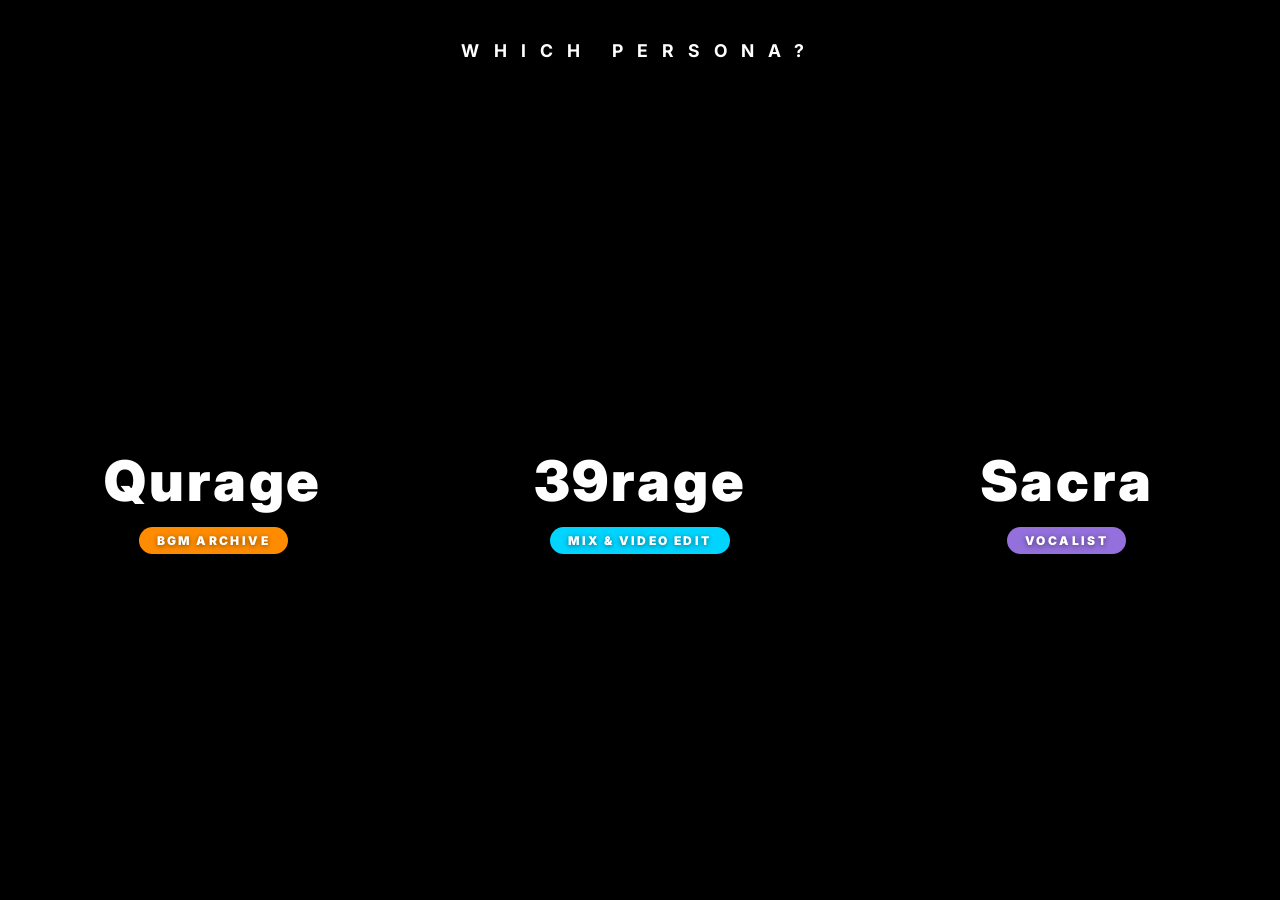
<file: index.html>
<!DOCTYPE html>
<html lang="ja">
<head>
    <meta charset="UTF-8">
    <meta name="viewport" content="width=device-width, initial-scale=1.0, maximum-scale=1.0, user-scalable=no">
    <title>Portal Page</title>
    <link rel="icon" href="https://fromtheasia.com/wp-content/uploads/6410224d7e21cc6e2a9eb0cf659e7eb4.png" type="image/png">
    <link href="https://fonts.googleapis.com/css2?family=Inter:wght@400;700;900&family=Noto+Sans+JP:wght@400;700&display=swap" rel="stylesheet">
    <style>
        :root {
            --qurage-main: #ff8c00;
            --sakurage-main: #00d4ff;
            --sacra-main: #9370db;
        }

        * { box-sizing: border-box; margin: 0; padding: 0; }
        
        /* 画面からはみ出さないための絶対条件 */
        html, body {
            height: 100%;
            width: 100%;
            margin: 0;
            overflow: hidden; 
            background-color: #000;
            color: #fff;
            font-family: 'Inter', 'Noto Sans JP', sans-serif;
            display: flex;
            flex-direction: column;
        }

        /* タイトルエリア：PCは浮かせ、スマホは上部に固定 */
        .title-area {
            text-align: center;
            padding: 40px 20px;
            width: 100%;
            z-index: 10;
            pointer-events: none;
            background: linear-gradient(to bottom, rgba(0,0,0,0.8), transparent);
        }
        .title-area h1 {
            font-size: 1.1rem;
            font-weight: 700;
            letter-spacing: 0.8em;
            text-transform: uppercase;
            text-shadow: 0 0 20px rgba(0,0,0,1);
        }

        /* コンテナを100%の高さで3分割 */
        .select-container {
            display: flex;
            width: 100%;
            flex: 1; /* 残りの高さをすべて使う */
            position: relative;
            z-index: 1;
        }

        .panel {
            flex: 1;
            display: flex;
            flex-direction: column;
            justify-content: center;
            align-items: center;
            text-decoration: none;
            position: relative;
            overflow: hidden;
            transition: all 0.8s cubic-bezier(0.23, 1, 0.32, 1);
        }

        .panel-bg {
            position: absolute;
            inset: 0;
            background-size: cover !important;
            background-position: center !important;
            transition: transform 1.5s ease;
            z-index: 1;
        }

        .panel-overlay {
            position: absolute;
            inset: 0;
            background: rgba(0, 0, 0, 0.65); /* 暗めにして文字を浮き立たせる */
            backdrop-filter: blur(8px);
            -webkit-backdrop-filter: blur(8px);
            transition: all 0.7s ease;
            z-index: 2;
        }

        /* ホバー：PCのみ */
        @media (min-width: 769px) {
            .panel:hover { flex: 2; }
            .panel:hover .panel-bg { transform: scale(1.1); }
            .panel:hover .panel-overlay { background: rgba(0, 0, 0, 0.2); backdrop-filter: blur(0px); }
        }

        .panel-content {
            position: relative;
            z-index: 3;
            text-align: center;
            width: 100%;
            padding: 20px;
        }

        .name {
            font-size: clamp(1.8rem, 5vw, 3.5rem);
            font-weight: 900;
            letter-spacing: 0.05em;
            margin-bottom: 12px;
            color: #ffffff;
            /* 文字周りの影を強くして視認性UP */
            text-shadow: 0 0 20px rgba(0,0,0,1), 0 0 10px rgba(0,0,0,1);
        }

        .desc {
            display: inline-block;
            font-size: 0.75rem;
            letter-spacing: 0.2em;
            font-weight: 900;
            padding: 6px 18px;
            border-radius: 50px;
            color: #fff;
            text-shadow: 0 1px 5px rgba(0,0,0,0.5);
        }

        /* 各名義のカラー */
        .panel.qurage .desc { background-color: var(--qurage-main); }
        .panel.sakurage .desc { background-color: var(--sakurage-main); }
        .panel.sakura .desc { background-color: var(--sacra-main); }

        /* 背景画像 */
        .panel.qurage .panel-bg { background: url('https://fromtheasia.com/wp-content/uploads/NCG292.jpg'); }
        .panel.sakurage .panel-bg { background: url('https://64.media.tumblr.com/3798e5568544434743b7bc635c4b539a/tumblr_pd6q45nJAl1xci1k0o1_1280.png'); }
        .panel.sakura .panel-bg { background: url('https://fromtheasia.com/wp-content/uploads/NCG144.jpg'); }

        /* スマホ専用修正：縦に3等分して1画面に収める */
        @media (max-width: 768px) {
            .select-container { flex-direction: column; }
            .panel { 
                border-bottom: 1px solid rgba(255,255,255,0.1);
                /* Sacra（一番下）が隠れないように調整 */
                padding-bottom: env(safe-area-inset-bottom);
            }
            .title-area { 
                position: relative; 
                padding: 30px 10px 10px; 
                background: #000;
            }
            .title-area h1 { font-size: 0.8rem; letter-spacing: 0.3em; }
            .name { font-size: 1.8rem; margin-bottom: 5px; }
            .desc { font-size: 0.6rem; padding: 4px 15px; }
            .panel-overlay { backdrop-filter: blur(4px); -webkit-backdrop-filter: blur(4px); }
        }
    </style>
</head>
<body>

    <div class="title-area">
        <h1>WHICH PERSONA?</h1>
    </div>

    <div class="select-container">
        <!-- Qurage -->
        <a href="qurage/index.html" class="panel qurage" target="_blank" rel="noopener noreferrer">
            <div class="panel-bg"></div>
            <div class="panel-overlay"></div>
            <div class="panel-content">
                <div class="name">Qurage</div>
                <div class="desc">BGM ARCHIVE</div>
            </div>
        </a>

        <!-- 39rage -->
        <a href="39rage/index.html" class="panel sakurage" target="_blank" rel="noopener noreferrer">
            <div class="panel-bg"></div>
            <div class="panel-overlay"></div>
            <div class="panel-content">
                <div class="name">39rage</div>
                <div class="desc">MIX & VIDEO EDIT</div>
            </div>
        </a>

        <!-- Sacra -->
        <a href="https://3939-sacra.carrd.co/" class="panel sakura" target="_blank" rel="noopener noreferrer">
            <div class="panel-bg"></div>
            <div class="panel-overlay"></div>
            <div class="panel-content">
                <div class="name">Sacra</div>
                <div class="desc">VOCALIST</div>
            </div>
        </a>
    </div>

</body>
</html>
</file>
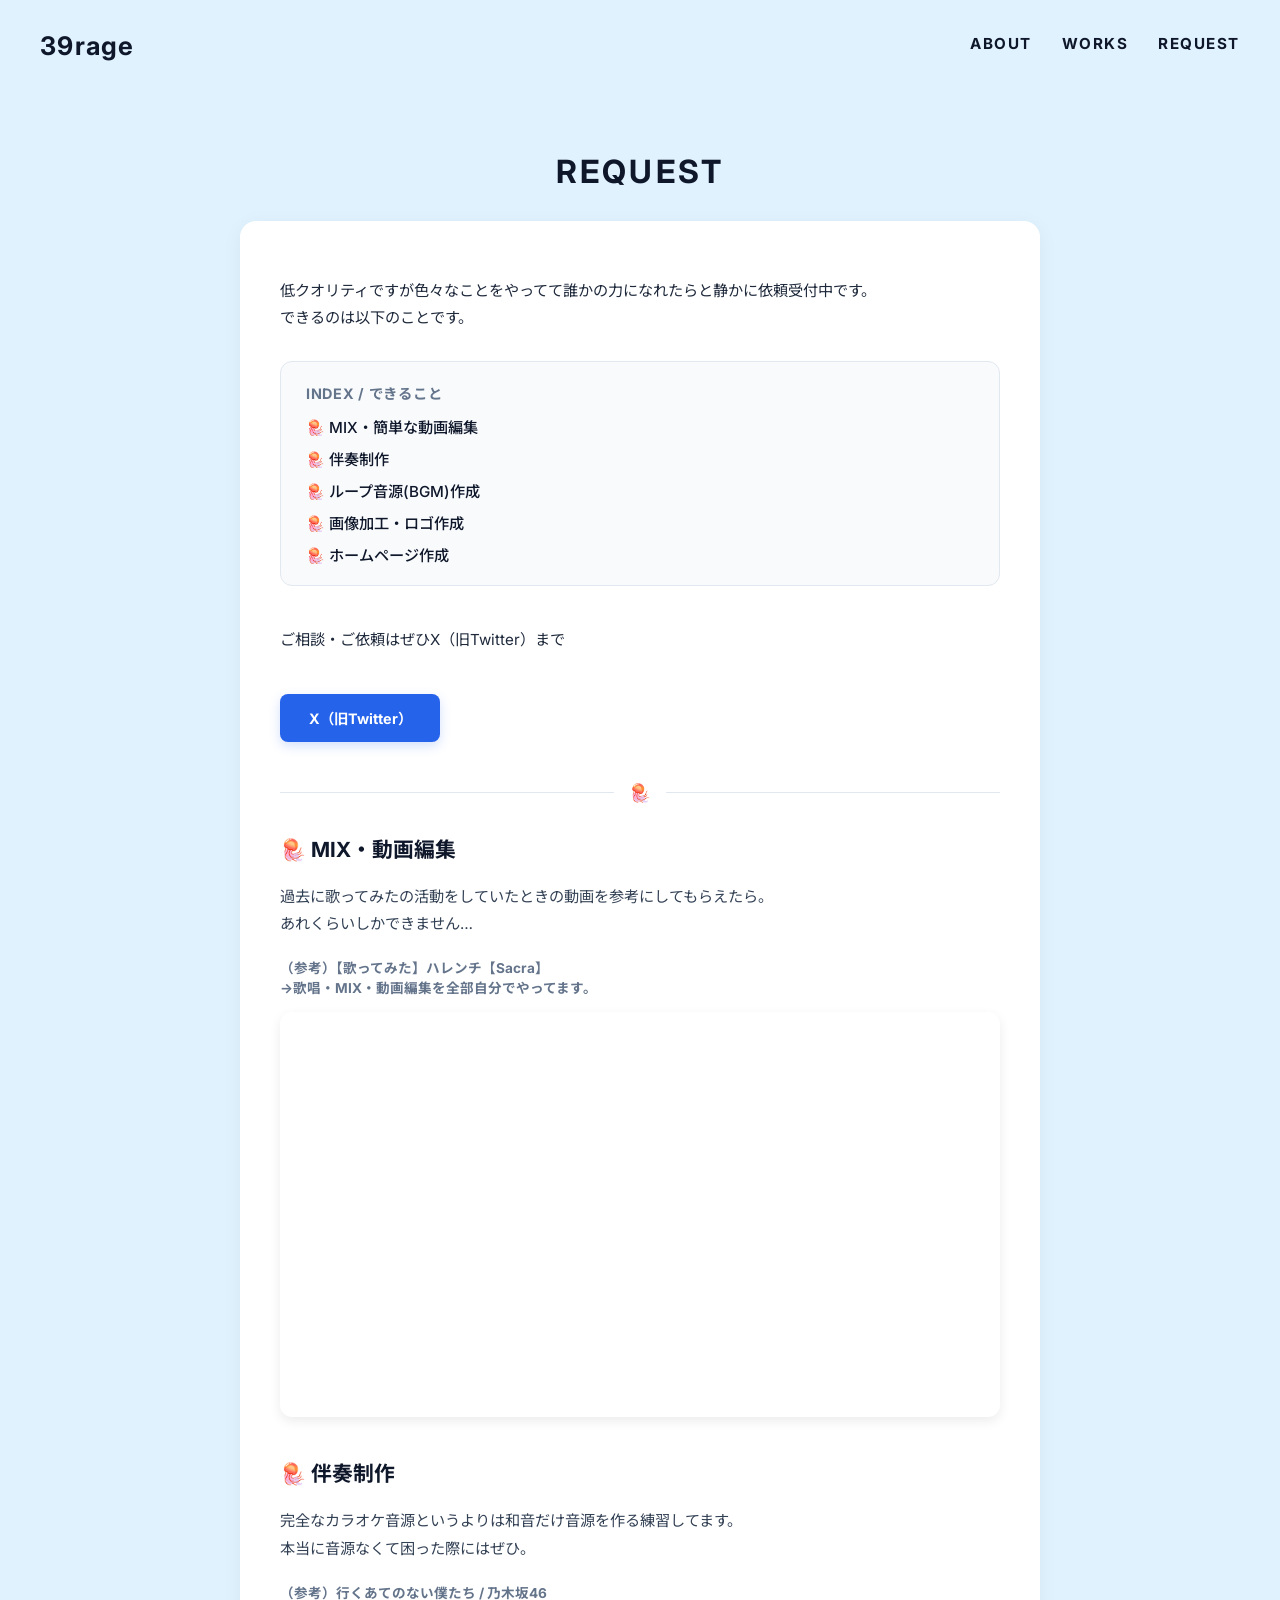
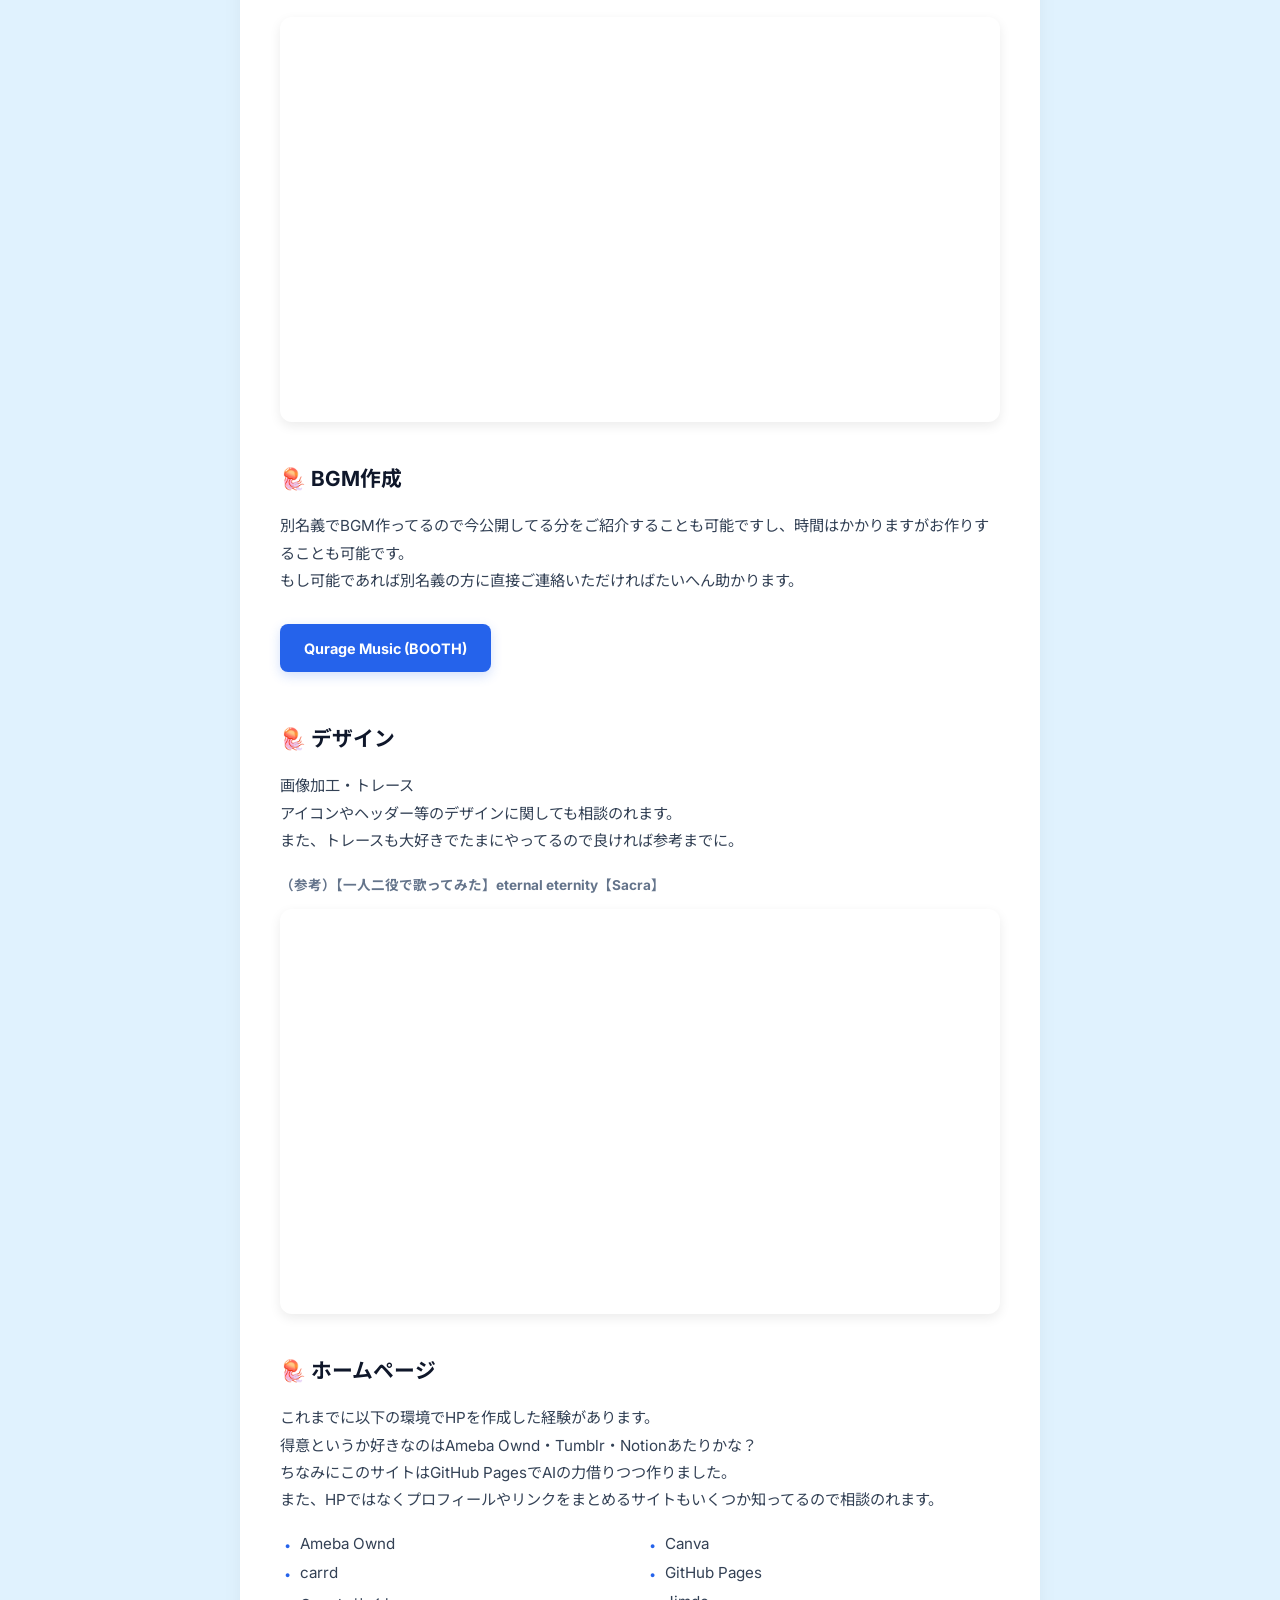
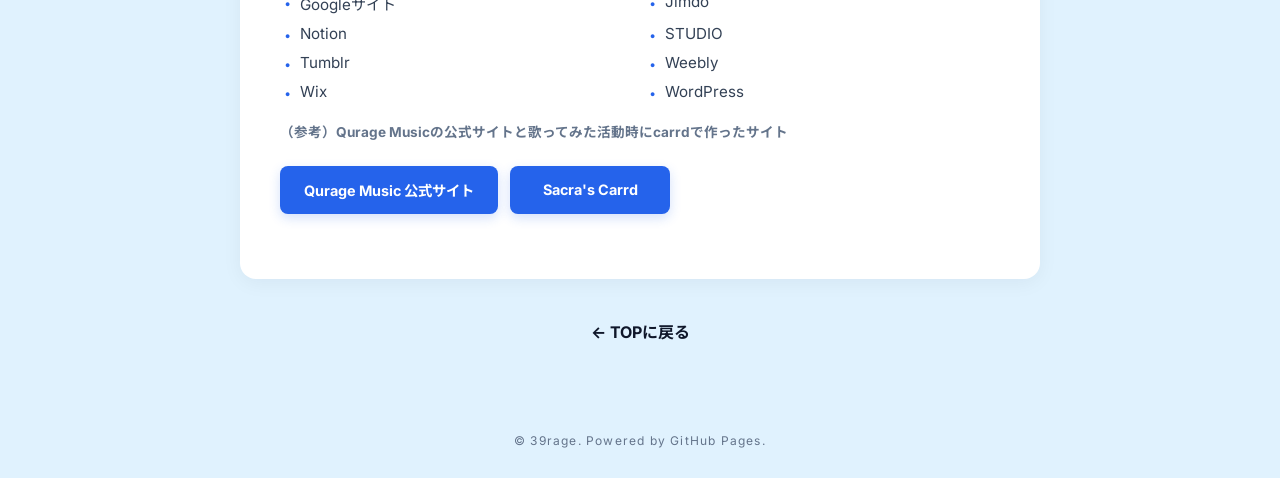
<file: request.html>
<!DOCTYPE html>
<html lang="ja">
<head>
    <meta charset="UTF-8">
    <meta name="viewport" content="width=device-width, initial-scale=1.0">
    <title>REQUEST - 39rage</title>
    <link rel="icon" href="https://64.media.tumblr.com/3798e5568544434743b7bc635c4b539a/tumblr_pd6q45nJAl1xci1k0o1_1280.png" type="image/png">
    <link href="https://fonts.googleapis.com/css2?family=Inter:wght@400;700&family=Noto+Sans+JP:wght@400;700&display=swap" rel="stylesheet">
    <style>
        body {
            margin: 0; padding: 0;
            background-color: #e0f2fe; color: #0f172a;
            font-family: 'Inter', 'Noto Sans JP', sans-serif;
            min-height: 100vh; display: flex; flex-direction: column;
        }

        /* 共通ヘッダー */
        header {
            width: 100%; max-width: 1400px;
            margin: 0 auto; padding: 30px 40px;
            box-sizing: border-box;
            display: flex; justify-content: space-between; align-items: center;
            z-index: 100; position: relative;
        }
        .header-logo {
            color: #0f172a; text-decoration: none;
            font-size: 1.6rem; font-weight: 700;
            letter-spacing: 0.05em; transition: opacity 0.2s;
        }
        .header-logo:hover { opacity: 0.7; }
        .nav-links { display: flex; gap: 30px; }
        .nav-btn {
            color: #0f172a; text-decoration: none; font-weight: 700;
            font-size: 0.95rem; letter-spacing: 0.1em; position: relative; padding-bottom: 4px;
        }
        .nav-btn::after {
            content: ''; position: absolute; width: 100%; transform: scaleX(0);
            height: 2px; bottom: 0; left: 0; background-color: #0f172a;
            transform-origin: bottom right; transition: transform 0.25s ease-out;
        }
        .nav-btn:hover::after { transform: scaleX(1); transform-origin: bottom left; }

        .menu-toggle {
            display: none; flex-direction: column; gap: 6px;
            background: none; border: none; cursor: pointer; padding: 0;
        }
        .menu-toggle span { display: block; width: 25px; height: 3px; background-color: #0f172a; transition: all 0.3s ease; }

        /* コンテンツエリア */
        .container { flex: 1; width: 90%; max-width: 800px; margin: 0 auto; padding: 40px 0 60px 0; text-align: center; }
        h1 { font-size: 2rem; margin-bottom: 30px; letter-spacing: 0.1em; font-weight: 700; }
        
        .content { 
            background: #ffffff; padding: 40px; border-radius: 16px; 
            text-align: left; box-shadow: 0 4px 20px rgba(15, 23, 42, 0.05); 
        }
        
        .intro-text { line-height: 1.8; font-size: 0.95rem; margin-bottom: 30px; color: #1e293b; }

        .toc-box {
            background-color: #f8fafc; border: 1px solid #e2e8f0;
            padding: 20px 25px; border-radius: 12px; margin-bottom: 40px;
        }
        .toc-title { font-weight: 700; font-size: 0.9rem; color: #64748b; margin-bottom: 12px; letter-spacing: 0.05em; }
        .toc-list { list-style: none; padding: 0; margin: 0; display: flex; flex-direction: column; gap: 10px; }
        .toc-item a {
            color: #0f172a; text-decoration: none; font-size: 0.95rem; font-weight: 500;
            display: inline-flex; align-items: center; gap: 8px; transition: color 0.2s;
        }
        .toc-item a:hover { color: #3b82f6; }

        /* 🟦 青いボタンのスタイル修正（高さを揃える設定を追加） */
        .btn-blue {
            display: inline-flex; align-items: center; justify-content: center;
            background-color: #2563eb; color: #ffffff !important;
            text-decoration: none; font-weight: 700; font-size: 0.9rem;
            padding: 0 24px; border-radius: 8px; margin: 10px 0;
            height: 48px; /* ★高さを48pxで固定 */
            min-width: 160px; /* ★極端に短いボタンにならないよう最小幅を設定 */
            box-sizing: border-box;
            box-shadow: 0 4px 12px rgba(37, 99, 235, 0.2); transition: all 0.2s ease;
        }
        .btn-blue:hover { background-color: #1d4ed8; transform: translateY(-1px); box-shadow: 0 6px 16px rgba(37, 99, 235, 0.3); }

        .btn-group { display: flex; flex-wrap: wrap; gap: 12px; margin: 15px 0; align-items: flex-start; }

        .section-divider { border: none; height: 1px; background: #e2e8f0; margin: 40px 0; position: relative; }
        .section-divider::after {
            content: '🪼'; position: absolute; top: 50%; left: 50%;
            transform: translate(-50%, -50%); background: #ffffff; padding: 0 15px; color: #cbd5e1; font-size: 1.1rem;
        }

        .section-title { 
            font-size: 1.3rem; color: #0f172a; font-weight: 700;
            margin-top: 40px; margin-bottom: 20px;
            display: flex; align-items: center; gap: 10px;
            scroll-margin-top: 100px;
        }
        .section-desc { line-height: 1.8; font-size: 0.95rem; color: #334155; margin-bottom: 20px; }
        .sub-info { font-size: 0.85rem; color: #64748b; margin-top: 5px; margin-bottom: 15px; font-weight: bold; }

        .hp-list { list-style-type: none; padding-left: 0; display: grid; grid-template-columns: repeat(2, 1fr); gap: 10px; margin: 20px 0; }
        .hp-list li { position: relative; padding-left: 20px; font-size: 0.95rem; color: #334155; }
        .hp-list li::before { content: "・"; position: absolute; left: 0; color: #2563eb; font-weight: bold; }

        .video-container {
            position: relative; width: 100%; padding-top: 56.25%;
            margin-top: 15px; margin-bottom: 15px; border-radius: 12px; overflow: hidden;
            box-shadow: 0 4px 12px rgba(0,0,0,0.08);
        }
        .video-container iframe { position: absolute; top: 0; left: 0; width: 100%; height: 100%; border: 0; }

        .back-btn { display: inline-block; margin-top: 40px; color: #0f172a; font-weight: bold; text-decoration: none; transition: opacity 0.2s; }
        .back-btn:hover { opacity: 0.7; }

        footer { padding: 30px 40px; text-align: center; font-size: 0.75rem; color: #64748b; letter-spacing: 0.1em; }

        @media (max-width: 768px) {
            header { padding: 25px 20px; }
            .menu-toggle { display: flex; }
            .nav-links {
                display: none; flex-direction: column; gap: 20px; position: absolute;
                top: 80px; left: 0; width: 100%; background-color: #e0f2fe;
                padding: 20px 0; text-align: center; box-shadow: 0 10px 15px rgba(0,0,0,0.05);
            }
            .nav-links.active { display: flex; }
            .content { padding: 25px 20px; }
            .hp-list { grid-template-columns: 1fr; }
        }
    </style>
</head>
<body>

    <header>
        <a href="index.html" class="header-logo">39rage</a>
        <button class="menu-toggle" id="menuToggle">
            <span></span><span></span><span></span>
        </button>
        <nav class="nav-links" id="navLinks">
            <a href="about.html" class="nav-btn">ABOUT</a>
            <a href="works.html" class="nav-btn">WORKS</a>
            <a href="request.html" class="nav-btn">REQUEST</a>
        </nav>
    </header>

    <div class="container">
        <h1>REQUEST</h1>
        
        <div class="content">
            <p class="intro-text">
                低クオリティですが色々なことをやってて誰かの力になれたらと静かに依頼受付中です。<br>
                できるのは以下のことです。
            </p>

            <div class="toc-box">
                <div class="toc-title">INDEX / できること</div>
                <ul class="toc-list">
                    <li class="toc-item"><a href="#mix-video">🪼 MIX・簡単な動画編集</a></li>
                    <li class="toc-item"><a href="#music">🪼 伴奏制作</a></li>
                    <li class="toc-item"><a href="#bgm">🪼 ループ音源(BGM)作成</a></li>
                    <li class="toc-item"><a href="#design">🪼 画像加工・ロゴ作成</a></li>
                    <li class="toc-item"><a href="#hp">🪼 ホームページ作成</a></li>
                </ul>
            </div>

            <p class="intro-text">ご相談・ご依頼はぜひX（旧Twitter）まで</p>
            <div class="btn-group">
                <a href="https://x.com/39rage" class="btn-blue" target="_blank" rel="noopener noreferrer">X（旧Twitter）</a>
            </div>

            <div class="section-divider"></div>

            <h2 class="section-title" id="mix-video">🪼 MIX・動画編集</h2>
            <p class="section-desc">
                過去に歌ってみたの活動をしていたときの動画を参考にしてもらえたら。<br>
                あれくらいしかできません…
            </p>
            <p class="sub-info">（参考）【歌ってみた】ハレンチ【Sacra】<br>→歌唱・MIX・動画編集を全部自分でやってます。</p>
            <div class="video-container">
                <iframe src="https://www.youtube.com/embed/xU6sjM8lgjk" title="YouTube video player" allow="accelerometer; autoplay; clipboard-write; encrypted-media; gyroscope; picture-in-picture; web-share" allowfullscreen></iframe>
            </div>

            <h2 class="section-title" id="music">🪼 伴奏制作</h2>
            <p class="section-desc">
                完全なカラオケ音源というよりは和音だけ音源を作る練習してます。<br>
                本当に音源なくて困った際にはぜひ。
            </p>
            <p class="sub-info">（参考）行くあてのない僕たち / 乃木坂46</p>
            <div class="video-container">
                <iframe src="https://www.youtube.com/embed/mj2s4P-2QpE" title="YouTube video player" allow="accelerometer; autoplay; clipboard-write; encrypted-media; gyroscope; picture-in-picture; web-share" allowfullscreen></iframe>
            </div>

            <h2 class="section-title" id="bgm">🪼 BGM作成</h2>
            <p class="section-desc">
                別名義でBGM作ってるので今公開してる分をご紹介することも可能ですし、時間はかかりますがお作りすることも可能です。<br>
                もし可能であれば別名義の方に直接ご連絡いただければたいへん助かります。
            </p>
            <div class="btn-group">
                <a href="https://casbgcasbg.booth.pm/" class="btn-blue" target="_blank" rel="noopener noreferrer">Qurage Music (BOOTH)</a>
            </div>

            <h2 class="section-title" id="design">🪼 デザイン</h2>
            <p class="section-desc">
                画像加工・トレース<br>
                アイコンやヘッダー等のデザインに関しても相談のれます。<br>
                また、トレースも大好きでたまにやってるので良ければ参考までに。
            </p>
            <p class="sub-info">（参考）【一人二役で歌ってみた】eternal eternity【Sacra】</p>
            <div class="video-container">
                <iframe src="https://www.youtube.com/embed/FRVNqj94sp8" title="YouTube video player" allow="accelerometer; autoplay; clipboard-write; encrypted-media; gyroscope; picture-in-picture; web-share" allowfullscreen></iframe>
            </div>

            <h2 class="section-title" id="hp">🪼 ホームページ</h2>
            <p class="section-desc">
                これまでに以下の環境でHPを作成した経験があります。<br>
                得意というか好きなのはAmeba Ownd・Tumblr・Notionあたりかな？<br>
                ちなみにこのサイトはGitHub PagesでAIの力借りつつ作りました。<br>
                また、HPではなくプロフィールやリンクをまとめるサイトもいくつか知ってるので相談のれます。
            </p>
            
            <ul class="hp-list">
                <li>Ameba Ownd</li>
                <li>Canva</li>
                <li>carrd</li>
                <li>GitHub Pages</li>
                <li>Googleサイト</li>
                <li>Jimdo</li>
                <li>Notion</li>
                <li>STUDIO</li>
                <li>Tumblr</li>
                <li>Weebly</li>
                <li>Wix</li>
                <li>WordPress</li>
            </ul>

            <p class="sub-info">（参考）Qurage Musicの公式サイトと歌ってみた活動時にcarrdで作ったサイト</p>
            
            <div class="btn-group">
                <a href="https://casbgcasbg.amebaownd.com/" class="btn-blue" target="_blank" rel="noopener noreferrer">Qurage Music 公式サイト</a>
                <a href="https://3939-sacra.carrd.co/" class="btn-blue" target="_blank" rel="noopener noreferrer">Sacra's Carrd</a>
            </div>

        </div>
        
        <a href="index.html" class="back-btn">← TOPに戻る</a>
    </div>

    <footer>
        © 39rage. Powered by GitHub Pages.
    </footer>

    <script>
        const menuToggle = document.getElementById('menuToggle');
        const navLinks = document.getElementById('navLinks');
        menuToggle.addEventListener('click', () => { navLinks.classList.toggle('active'); });
    </script>
</body>
</html>
</file>
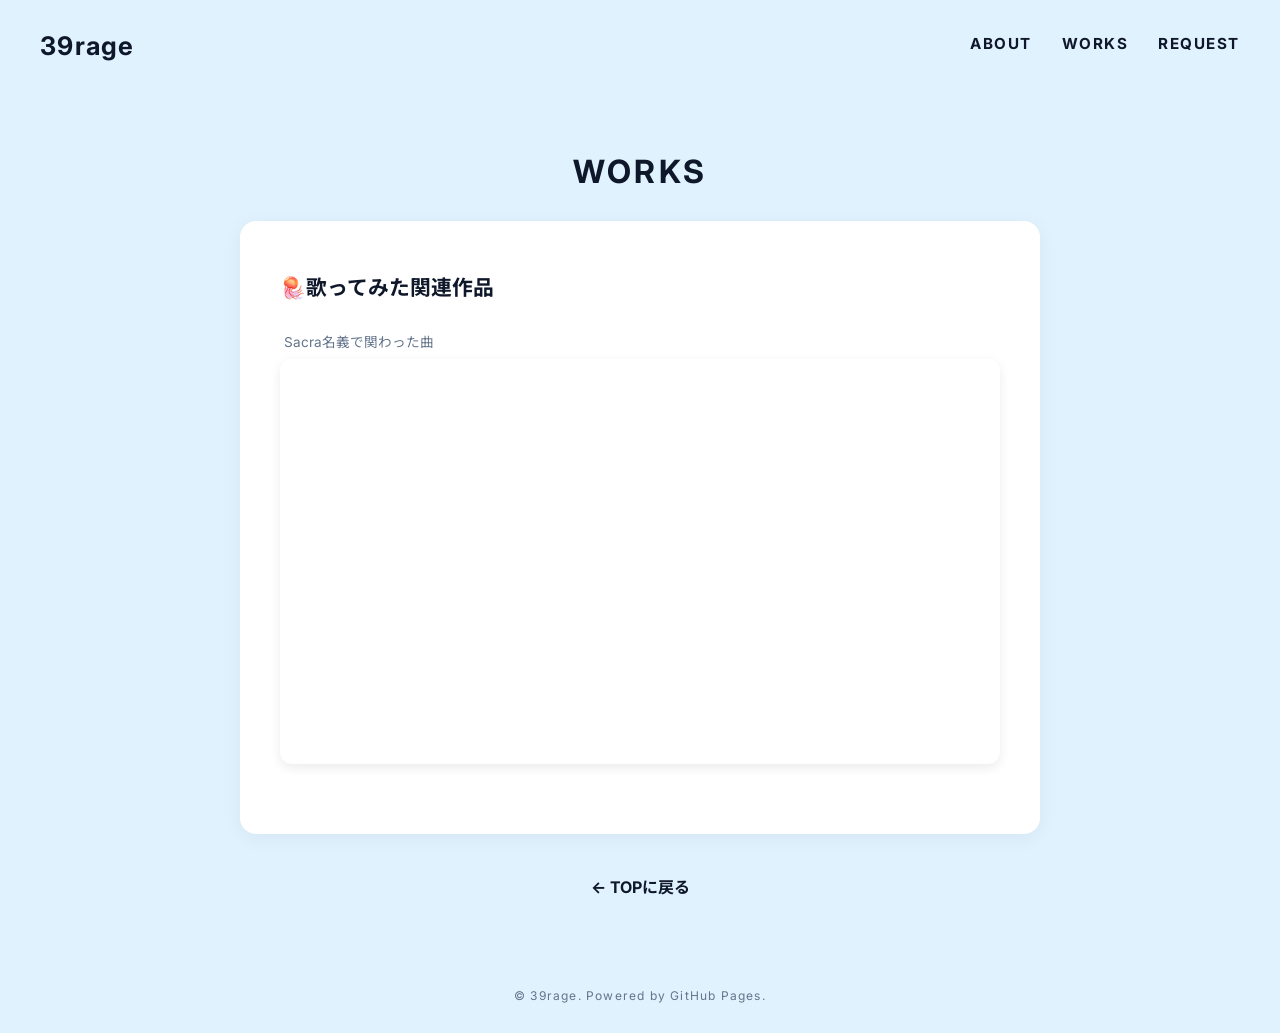
<file: works.html>
<!DOCTYPE html>
<html lang="ja">
<head>
    <meta charset="UTF-8">
    <meta name="viewport" content="width=device-width, initial-scale=1.0">
    <title>WORKS - 39rage</title>
    <!-- ファビコン設定 -->
    <link rel="icon" href="https://64.media.tumblr.com/3798e5568544434743b7bc635c4b539a/tumblr_pd6q45nJAl1xci1k0o1_1280.png" type="image/png">
    <link href="https://fonts.googleapis.com/css2?family=Inter:wght@400;700&family=Noto+Sans+JP:wght@400;700&display=swap" rel="stylesheet">
    <style>
        body {
            margin: 0; padding: 0;
            background-color: #e0f2fe; color: #0f172a;
            font-family: 'Inter', 'Noto Sans JP', sans-serif;
            min-height: 100vh; display: flex; flex-direction: column;
        }

        /* 共通ヘッダー */
        header {
            width: 100%; max-width: 1400px;
            margin: 0 auto; padding: 30px 40px;
            box-sizing: border-box;
            display: flex; justify-content: space-between; align-items: center;
            z-index: 100; position: relative;
        }
        .header-logo {
            color: #0f172a; text-decoration: none;
            font-size: 1.6rem; font-weight: 700;
            letter-spacing: 0.05em; transition: opacity 0.2s;
        }
        .header-logo:hover { opacity: 0.7; }
        .nav-links { display: flex; gap: 30px; }
        .nav-btn {
            color: #0f172a; text-decoration: none; font-weight: 700;
            font-size: 0.95rem; letter-spacing: 0.1em; position: relative; padding-bottom: 4px;
        }
        .nav-btn::after {
            content: ''; position: absolute; width: 100%; transform: scaleX(0);
            height: 2px; bottom: 0; left: 0; background-color: #0f172a;
            transform-origin: bottom right; transition: transform 0.25s ease-out;
        }
        .nav-btn:hover::after { transform: scaleX(1); transform-origin: bottom left; }

        .menu-toggle {
            display: none; flex-direction: column; gap: 6px;
            background: none; border: none; cursor: pointer; padding: 0;
        }
        .menu-toggle span { display: block; width: 25px; height: 3px; background-color: #0f172a; transition: all 0.3s ease; }

        /* コンテンツエリア（800px幅） */
        .container { flex: 1; width: 90%; max-width: 800px; margin: 0 auto; padding: 40px 0 60px 0; text-align: center; }
        h1 { font-size: 2rem; margin-bottom: 30px; letter-spacing: 0.1em; font-weight: 700; }
        
        .content { 
            background: #ffffff; padding: 40px; border-radius: 16px; 
            text-align: left; box-shadow: 0 4px 20px rgba(15, 23, 42, 0.05); 
        }

        /* 🪼 見出しスタイル（他ページと統一） */
        .section-title { 
            font-size: 1.3rem; color: #0f172a; font-weight: 700;
            margin-top: 10px; margin-bottom: 30px; /* 下の動画エリアとの余白を少し調整 */
            display: flex; align-items: center; gap: 10px;
        }

        /* 補足・注記テキストスタイル（動画パーツの直上に寄り添う設定） */
        .video-note {
            font-size: 0.85rem;
            color: #64748b;
            margin-top: 0;
            margin-bottom: 8px; /* 動画との隙間を狭くしてセット感を強調 */
            padding-left: 4px;
        }

        /* YouTubeレスポンシブ埋め込みコンテナ */
        .video-container {
            position: relative;
            width: 100%;
            padding-top: 56.25%; /* 16:9 の比率を維持 */
            margin-bottom: 30px;
            border-radius: 12px;
            overflow: hidden;
            box-shadow: 0 4px 12px rgba(0,0,0,0.08);
        }
        .video-container iframe {
            position: absolute;
            top: 0; left: 0;
            width: 100%; height: 100%;
            border: none;
        }

        .back-btn { display: inline-block; margin-top: 40px; color: #0f172a; font-weight: bold; text-decoration: none; transition: opacity 0.2s; }
        .back-btn:hover { opacity: 0.7; }

        /* 中央揃えフッター */
        footer { padding: 30px 40px; text-align: center; font-size: 0.75rem; color: #64748b; letter-spacing: 0.1em; }

        /* スマホ表示対応 */
        @media (max-width: 768px) {
            header { padding: 25px 20px; }
            .menu-toggle { display: flex; }
            .nav-links {
                display: none; flex-direction: column; gap: 20px; position: absolute;
                top: 80px; left: 0; width: 100%; background-color: #e0f2fe;
                padding: 20px 0; text-align: center; box-shadow: 0 10px 15px rgba(0,0,0,0.05);
            }
            .nav-links.active { display: flex; }
            .content { padding: 25px 20px; }
        }
    </style>
</head>
<body>

    <header>
        <a href="index.html" class="header-logo">39rage</a>
        <button class="menu-toggle" id="menuToggle">
            <span></span><span></span><span></span>
        </button>
        <nav class="nav-links" id="navLinks">
            <a href="about.html" class="nav-btn">ABOUT</a>
            <a href="works.html" class="nav-btn">WORKS</a>
            <a href="request.html" class="nav-btn">REQUEST</a>
        </nav>
    </header>

    <div class="container">
        <h1>WORKS</h1>
        
        <div class="content">
            
            <!-- 🪼 見出し（文言変更） -->
            <h2 class="section-title">🪼歌ってみた関連作品</h2>
            
            <!-- 動画エリア（注記を動画の直上に配置） -->
            <p class="video-note">Sacra名義で関わった曲</p>
            <div class="video-container">
                <iframe src="https://www.youtube.com/embed/videoseries?list=PLt5fo9FdFFEAzpKGaW4Fha1Vg0tLVTMfj" title="YouTube video player" allow="accelerometer; autoplay; clipboard-write; encrypted-media; gyroscope; picture-in-picture; web-share" allowfullscreen></iframe>
            </div>

        </div>
        
        <a href="index.html" class="back-btn">← TOPに戻る</a>
    </div>

    <footer>
        © 39rage. Powered by GitHub Pages.
    </footer>

    <script>
        const menuToggle = document.getElementById('menuToggle');
        const navLinks = document.getElementById('navLinks');
        menuToggle.addEventListener('click', () => { navLinks.classList.toggle('active'); });
    </script>
</body>
</html>
</file>
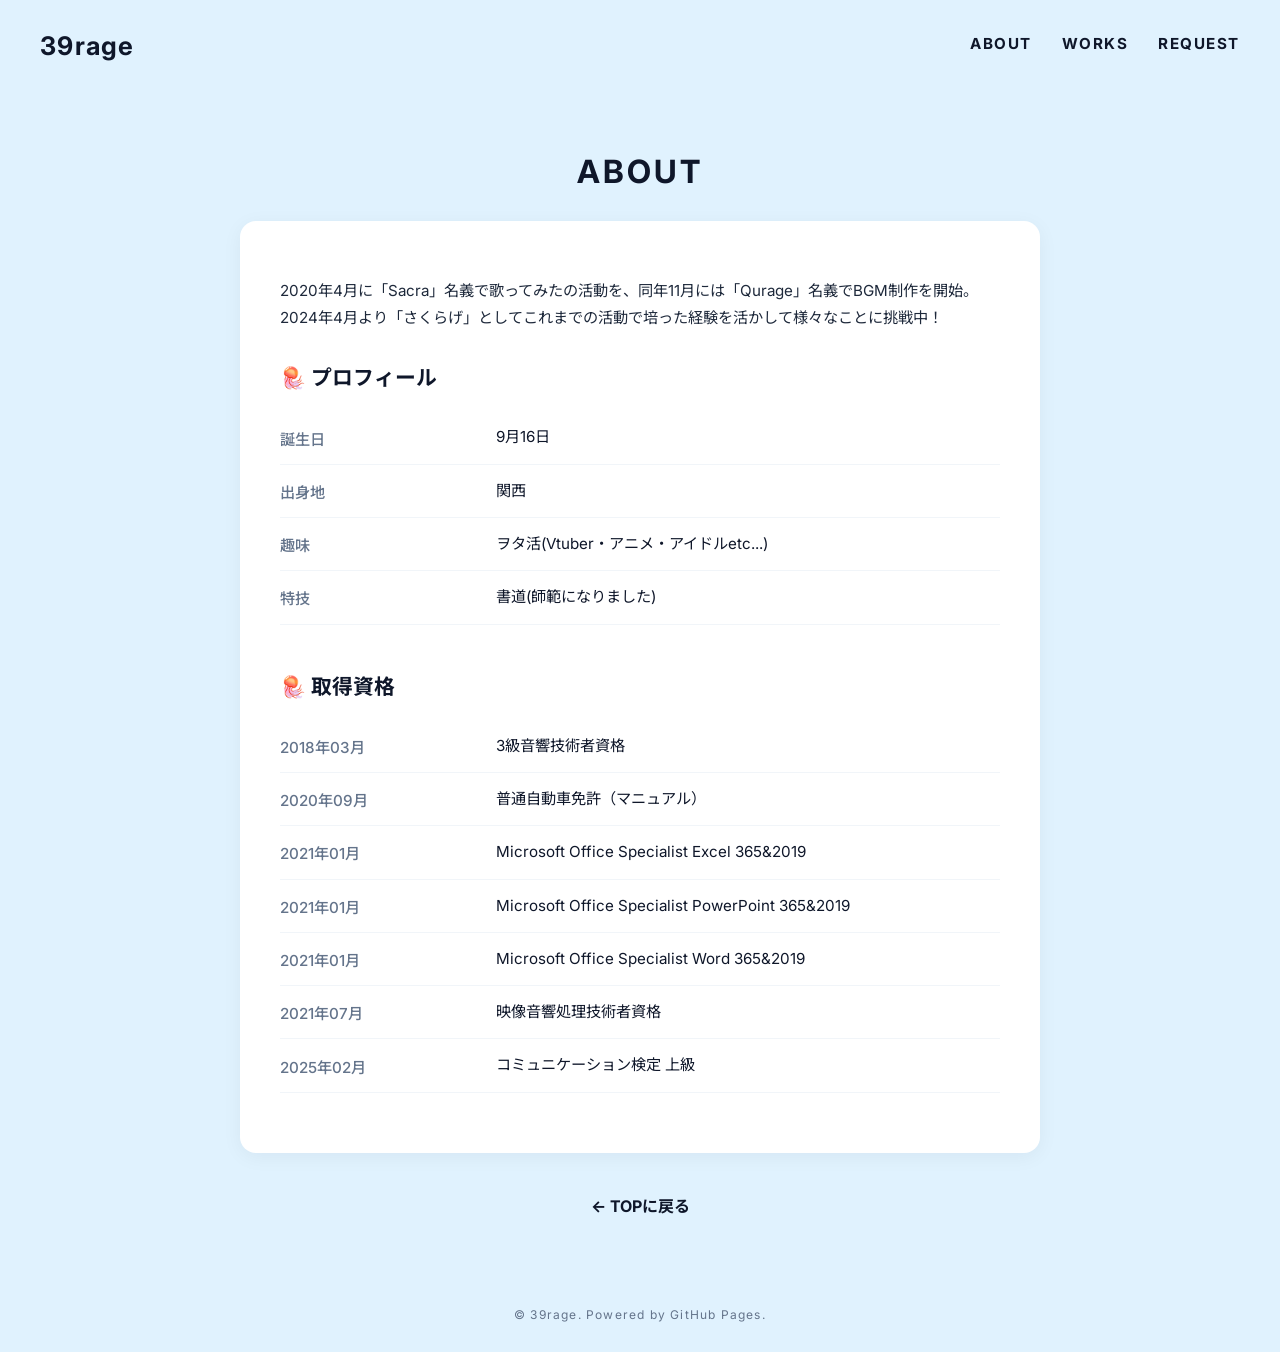
<file: 39rage/about.html>
<!DOCTYPE html>
<html lang="ja">
<head>
    <meta charset="UTF-8">
    <meta name="viewport" content="width=device-width, initial-scale=1.0">
    <title>ABOUT - 39rage</title>
    <!-- ファビコン設定 -->
    <link rel="icon" href="https://64.media.tumblr.com/3798e5568544434743b7bc635c4b539a/tumblr_pd6q45nJAl1xci1k0o1_1280.png" type="image/png">
    <link href="https://fonts.googleapis.com/css2?family=Inter:wght@400;700&family=Noto+Sans+JP:wght@400;700&display=swap" rel="stylesheet">
    <style>
        body {
            margin: 0; padding: 0;
            background-color: #e0f2fe; color: #0f172a;
            font-family: 'Inter', 'Noto Sans JP', sans-serif;
            min-height: 100vh; display: flex; flex-direction: column;
        }

        /* 共通ヘッダー */
        header {
            width: 100%; max-width: 1400px;
            margin: 0 auto; padding: 30px 40px;
            box-sizing: border-box;
            display: flex; justify-content: space-between; align-items: center;
            z-index: 100; position: relative;
        }
        .header-logo {
            color: #0f172a; text-decoration: none;
            font-size: 1.6rem; font-weight: 700;
            letter-spacing: 0.05em; transition: opacity 0.2s;
        }
        .header-logo:hover { opacity: 0.7; }
        .nav-links { display: flex; gap: 30px; }
        .nav-btn {
            color: #0f172a; text-decoration: none; font-weight: 700;
            font-size: 0.95rem; letter-spacing: 0.1em; position: relative; padding-bottom: 4px;
        }
        .nav-btn::after {
            content: ''; position: absolute; width: 100%; transform: scaleX(0);
            height: 2px; bottom: 0; left: 0; background-color: #0f172a;
            transform-origin: bottom right; transition: transform 0.25s ease-out;
        }
        .nav-btn:hover::after { transform: scaleX(1); transform-origin: bottom left; }

        .menu-toggle {
            display: none; flex-direction: column; gap: 6px;
            background: none; border: none; cursor: pointer; padding: 0;
        }
        .menu-toggle span { display: block; width: 25px; height: 3px; background-color: #0f172a; transition: all 0.3s ease; }

        /* コンテンツエリア（800px幅） */
        .container { flex: 1; width: 90%; max-width: 800px; margin: 0 auto; padding: 40px 0 60px 0; text-align: center; }
        h1 { font-size: 2rem; margin-bottom: 30px; letter-spacing: 0.1em; font-weight: 700; }
        
        .content { 
            background: #ffffff; padding: 40px; border-radius: 16px; 
            text-align: left; box-shadow: 0 4px 20px rgba(15, 23, 42, 0.05); 
        }

        /* 導入テキストのスタイル */
        .intro-text { line-height: 1.8; font-size: 0.95rem; margin-bottom: 30px; color: #1e293b; }

        /* 🪼 見出しスタイル（REQUESTページと統一化） */
        .section-title { 
            font-size: 1.3rem; color: #0f172a; font-weight: 700;
            margin-top: 45px; margin-bottom: 20px;
            display: flex; align-items: center; gap: 10px;
        }
        /* 最初の見出しの上の余白を少し詰める */
        .content > .section-title:first-of-type { margin-top: 10px; }

        /* テーブル共通スタイル（プロフィール・資格共通） */
        .profile-table { width: 100%; border-collapse: collapse; margin-bottom: 20px; }
        .profile-table th, .profile-table td { padding: 14px 0; border-bottom: 1px solid #f1f5f9; font-size: 0.95rem; }
        .profile-table th { width: 30%; text-align: left; color: #64748b; font-weight: 500; }
        .profile-table td { color: #0f172a; line-height: 1.6; }

        .back-btn { display: inline-block; margin-top: 40px; color: #0f172a; font-weight: bold; text-decoration: none; transition: opacity 0.2s; }
        .back-btn:hover { opacity: 0.7; }

        /* 中央揃えフッター */
        footer { padding: 30px 40px; text-align: center; font-size: 0.75rem; color: #64748b; letter-spacing: 0.1em; }

        /* スマホ表示対応 */
        @media (max-width: 768px) {
            header { padding: 25px 20px; }
            .menu-toggle { display: flex; }
            .nav-links {
                display: none; flex-direction: column; gap: 20px; position: absolute;
                top: 80px; left: 0; width: 100%; background-color: #e0f2fe;
                padding: 20px 0; text-align: center; box-shadow: 0 10px 15px rgba(0,0,0,0.05);
            }
            .nav-links.active { display: flex; }
            .content { padding: 25px 20px; }
            .profile-table th, .profile-table td { display: block; width: 100%; padding: 6px 0; }
            .profile-table th { border-bottom: none; color: #94a3b8; font-size: 0.85rem; }
        }
    </style>
</head>
<body>

    <header>
        <a href="index.html" class="header-logo">39rage</a>
        <button class="menu-toggle" id="menuToggle">
            <span></span><span></span><span></span>
        </button>
        <nav class="nav-links" id="navLinks">
            <a href="about.html" class="nav-btn">ABOUT</a>
            <a href="works.html" class="nav-btn">WORKS</a>
            <a href="request.html" class="nav-btn">REQUEST</a>
        </nav>
    </header>

    <div class="container">
        <h1>ABOUT</h1>
        
        <div class="content">
            
            <!-- 経歴紹介テキスト -->
            <p class="intro-text">
                2020年4月に「Sacra」名義で歌ってみたの活動を、同年11月には「Qurage」名義でBGM制作を開始。<br>
                2024年4月より「さくらげ」としてこれまでの活動で培った経験を活かして様々なことに挑戦中！
            </p>
            
            <!-- プロフィールセクション -->
            <h2 class="section-title">🪼 プロフィール</h2>
            <table class="profile-table">
                <tr>
                    <th>誕生日</th>
                    <td>9月16日</td>
                </tr>
                <tr>
                    <th>出身地</th>
                    <td>関西</td>
                </tr>
                <tr>
                    <th>趣味</th>
                    <td>ヲタ活(Vtuber・アニメ・アイドルetc...)</td>
                </tr>
                <tr>
                    <th>特技</th>
                    <td>書道(師範になりました)</td>
                </tr>
            </table>

            <!-- 取得資格セクション（プロフィールと同じテーブル形式に変更） -->
            <h2 class="section-title">🪼 取得資格</h2>
            <table class="profile-table">
                <tr>
                    <th>2018年03月</th>
                    <td>3級音響技術者資格</td>
                </tr>
                <tr>
                    <th>2020年09月</th>
                    <td>普通自動車免許（マニュアル）</td>
                </tr>
                <tr>
                    <th>2021年01月</th>
                    <td>Microsoft Office Specialist Excel 365&2019</td>
                </tr>
                <tr>
                    <th>2021年01月</th>
                    <td>Microsoft Office Specialist PowerPoint 365&2019</td>
                </tr>
                <tr>
                    <th>2021年01月</th>
                    <td>Microsoft Office Specialist Word 365&2019</td>
                </tr>
                <tr>
                    <th>2021年07月</th>
                    <td>映像音響処理技術者資格</td>
                </tr>
                <tr>
                    <th>2025年02月</th>
                    <td>コミュニケーション検定 上級</td>
                </tr>
            </table>

        </div>
        
        <a href="index.html" class="back-btn">← TOPに戻る</a>
    </div>

    <footer>
        © 39rage. Powered by GitHub Pages.
    </footer>

    <script>
        const menuToggle = document.getElementById('menuToggle');
        const navLinks = document.getElementById('navLinks');
        menuToggle.addEventListener('click', () => { navLinks.classList.toggle('active'); });
    </script>
</body>
</html>
</file>
